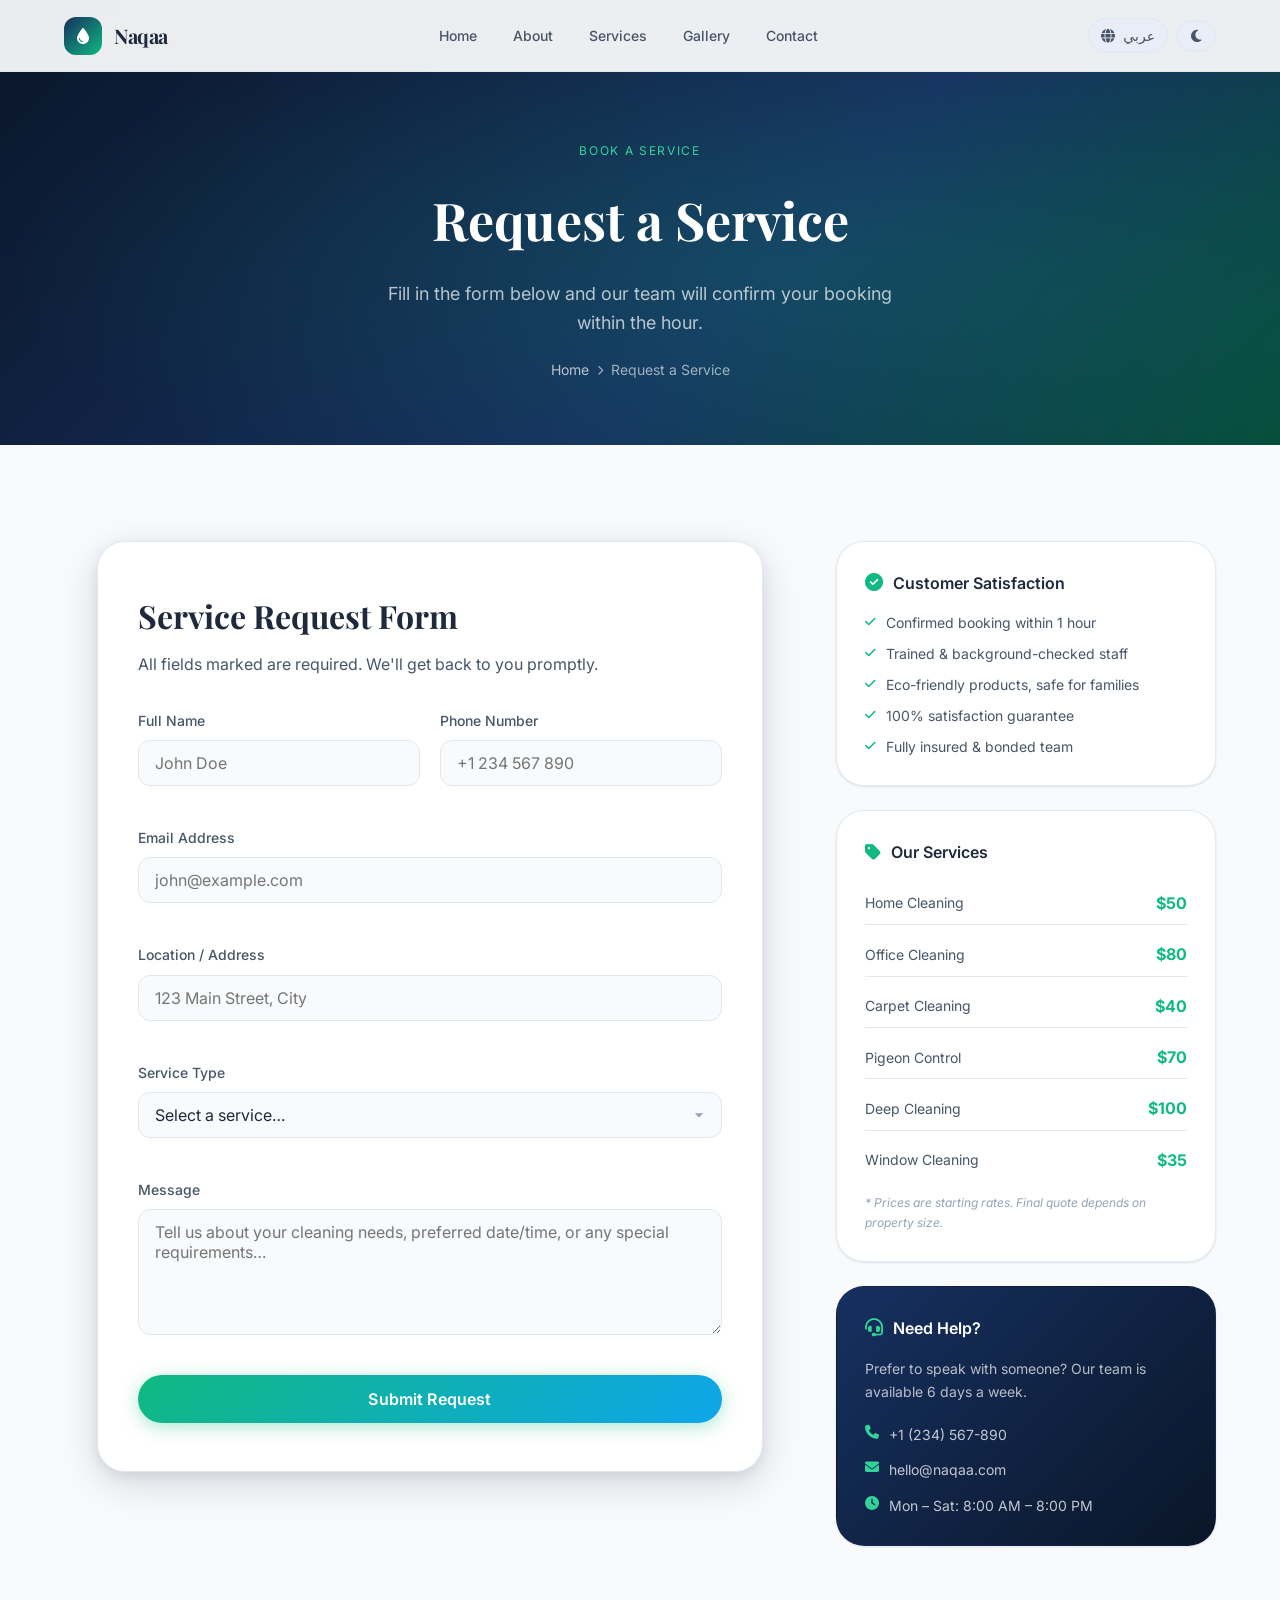
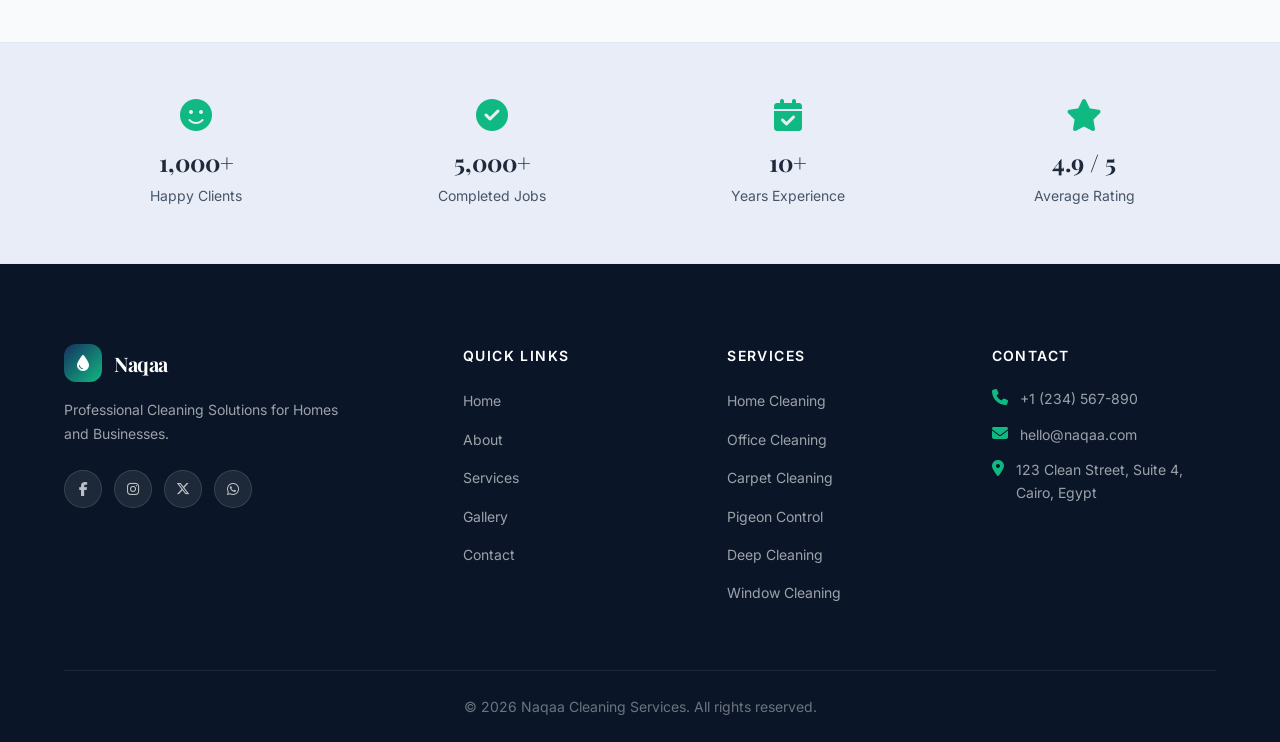
<file: request-service.html>
<!DOCTYPE html>
<html lang="en" dir="ltr" data-theme="light">
<head>
  <meta charset="UTF-8" />
  <meta name="viewport" content="width=device-width, initial-scale=1.0" />
  <meta name="description" content="Request a cleaning service from Naqaa Cleaning Services. Book home, office, carpet, deep cleaning and more." />
  <meta name="keywords" content="request cleaning service, book cleaning, home cleaning booking, office cleaning" />
  <meta name="author" content="Naqaa Cleaning Services" />

  <!-- Open Graph -->
  <meta property="og:title" content="Request a Service – Naqaa Cleaning Services" />
  <meta property="og:description" content="Book your professional cleaning service online. Fast confirmation." />
  <meta property="og:type" content="website" />

  <title>Request a Service – Naqaa Cleaning Services</title>

  <!-- Google Fonts -->
  <link rel="preconnect" href="https://fonts.googleapis.com" />
  <link rel="preconnect" href="https://fonts.gstatic.com" crossorigin />
  <link href="https://fonts.googleapis.com/css2?family=Inter:wght@300;400;500;600;700;800&family=Playfair+Display:wght@600;700&display=swap" rel="stylesheet" />

  <!-- Font Awesome -->
  <link rel="stylesheet" href="https://cdnjs.cloudflare.com/ajax/libs/font-awesome/6.5.0/css/all.min.css" />

  <!-- Main Stylesheet -->
  <link rel="stylesheet" href="style.css" />
</head>
<body>

  <!-- ============================================================
       NAVIGATION BAR (identical to index.html)
  ============================================================ -->
  <header class="navbar" id="navbar" role="banner">
    <div class="nav-container">

      <!-- Logo -->
      <a href="index.html" class="nav-logo" aria-label="Naqaa Home">
        <span class="logo-icon"><i class="fas fa-droplet"></i></span>
        <span class="logo-text" data-i18n="brand">Naqaa</span>
      </a>

      <!-- Desktop Navigation Links -->
      <nav class="nav-links" id="navLinks" role="navigation" aria-label="Main navigation">
        <a href="index.html#home"     class="nav-link" data-i18n="nav_home">Home</a>
        <a href="index.html#about"    class="nav-link" data-i18n="nav_about">About</a>
        <a href="index.html#services" class="nav-link" data-i18n="nav_services">Services</a>
        <a href="index.html#gallery"  class="nav-link" data-i18n="nav_gallery">Gallery</a>
        <a href="index.html#contact"  class="nav-link" data-i18n="nav_contact">Contact</a>
      </nav>

      <!-- Controls -->
      <div class="nav-controls">
        <button class="ctrl-btn lang-btn" id="langToggle" aria-label="Switch language">
          <i class="fas fa-globe"></i>
          <span id="langLabel">عربي</span>
        </button>
        <button class="ctrl-btn theme-btn" id="themeToggle" aria-label="Toggle dark mode">
          <i class="fas fa-moon" id="themeIcon"></i>
        </button>
        <button class="hamburger" id="hamburger" aria-label="Open menu" aria-expanded="false">
          <span></span><span></span><span></span>
        </button>
      </div>

    </div>
  </header>

  <!-- ============================================================
       PAGE HERO
  ============================================================ -->
  <section class="page-hero" aria-label="Page hero">
    <div class="container page-hero__content">
      <span class="page-hero__eyebrow" data-i18n="req_eyebrow">Book a Service</span>
      <h1 class="page-hero__title" data-i18n="req_title">Request a Service</h1>
      <p class="page-hero__desc" data-i18n="req_desc">
        Fill in the form below and our team will confirm your booking within the hour.
      </p>
      <!-- Breadcrumb -->
      <nav class="breadcrumb" aria-label="Breadcrumb">
        <a href="index.html" data-i18n="nav_home">Home</a>
        <i class="fas fa-chevron-right" aria-hidden="true"></i>
        <span data-i18n="req_title">Request a Service</span>
      </nav>
    </div>
  </section>

  <!-- ============================================================
       MAIN CONTENT – Service Request Form + Info Cards
  ============================================================ -->
  <main class="request-section" id="main-content" aria-label="Service request">
    <div class="container">
      <div class="request-layout">

        <!-- ---- LEFT: Form Card ---- -->
        <div class="request-card reveal">
          <h2 class="request-card__title" data-i18n="req_card_title">Service Request Form</h2>
          <p class="request-card__sub" data-i18n="req_card_sub">
            All fields are required. We'll get back to you promptly.
          </p>

          <form class="contact-form" id="requestForm" novalidate aria-label="Service request form">

            <!-- Row: Name + Phone -->
            <div class="form-row">
              <div class="form-group">
                <label for="req-name" data-i18n="form_name">Full Name</label>
                <input
                  type="text"
                  id="req-name"
                  name="name"
                  autocomplete="name"
                  placeholder="John Doe"
                  required
                  aria-required="true"
                  aria-describedby="req-name-err"
                />
                <span class="form-error" id="req-name-err" role="alert"></span>
              </div>

              <div class="form-group">
                <label for="req-phone" data-i18n="form_phone">Phone Number</label>
                <input
                  type="tel"
                  id="req-phone"
                  name="phone"
                  autocomplete="tel"
                  placeholder="+1 234 567 890"
                  required
                  aria-required="true"
                  aria-describedby="req-phone-err"
                />
                <span class="form-error" id="req-phone-err" role="alert"></span>
              </div>
            </div>

            <!-- Email -->
            <div class="form-group">
              <label for="req-email" data-i18n="form_email">Email Address</label>
              <input
                type="email"
                id="req-email"
                name="email"
                autocomplete="email"
                placeholder="john@example.com"
                required
                aria-required="true"
                aria-describedby="req-email-err"
              />
              <span class="form-error" id="req-email-err" role="alert"></span>
            </div>

            <!-- Location -->
            <div class="form-group">
              <label for="req-location" data-i18n="form_location">Location / Address</label>
              <input
                type="text"
                id="req-location"
                name="location"
                autocomplete="street-address"
                placeholder="123 Main Street, City"
                required
                aria-required="true"
                aria-describedby="req-location-err"
              />
              <span class="form-error" id="req-location-err" role="alert"></span>
            </div>

            <!-- Service Select -->
            <div class="form-group">
              <label for="req-service" data-i18n="form_service">Service Type</label>
              <select
                id="req-service"
                name="service"
                required
                aria-required="true"
                aria-describedby="req-service-err"
              >
                <option value="" data-i18n="form_service_placeholder">Select a service…</option>
                <option value="Home Cleaning"   data-i18n="srv1_name">Home Cleaning</option>
                <option value="Office Cleaning" data-i18n="srv2_name">Office Cleaning</option>
                <option value="Carpet Cleaning" data-i18n="srv3_name">Carpet Cleaning</option>
                <option value="Pigeon Control"  data-i18n="srv4_name">Pigeon Control</option>
                <option value="Deep Cleaning"   data-i18n="srv5_name">Deep Cleaning</option>
                <option value="Window Cleaning" data-i18n="srv6_name">Window Cleaning</option>
              </select>
              <span class="form-error" id="req-service-err" role="alert"></span>
            </div>

            <!-- Message -->
            <div class="form-group">
              <label for="req-message" data-i18n="form_message">Message</label>
              <textarea
                id="req-message"
                name="message"
                rows="5"
                placeholder="Tell us about your cleaning needs, preferred date/time, or any special requirements…"
                required
                aria-required="true"
                aria-describedby="req-message-err"
              ></textarea>
              <span class="form-error" id="req-message-err" role="alert"></span>
            </div>

            <!-- Submit -->
            <button type="submit" class="btn btn--primary btn--full" data-i18n="form_submit_request">
              Submit Request
            </button>

            <!-- Success Message -->
            <div class="form-success" id="req-success" hidden role="alert" aria-live="polite">
              <i class="fas fa-circle-check"></i>
              <span data-i18n="form_success_request">
                Request submitted! We'll confirm your booking within the hour.
              </span>
            </div>

          </form>
        </div><!-- /request-card -->

        <!-- ---- RIGHT: Info Sidebar ---- -->
        <aside class="request-sidebar" aria-label="Booking information">

          <!-- Why Book With Us -->
          <div class="sidebar-card reveal">
            <h3 class="sidebar-card__title">
              <i class="fas fa-circle-check" aria-hidden="true"></i>
              <span data-i18n="ab5_title">Customer Satisfaction</span>
            </h3>
            <ul class="sidebar-card__list">
              <li>
                <i class="fas fa-check" aria-hidden="true"></i>
                <span data-i18n="sidebar_li1">Confirmed booking within 1 hour</span>
              </li>
              <li>
                <i class="fas fa-check" aria-hidden="true"></i>
                <span data-i18n="sidebar_li2">Trained & background-checked staff</span>
              </li>
              <li>
                <i class="fas fa-check" aria-hidden="true"></i>
                <span data-i18n="sidebar_li3">Eco-friendly products, safe for families</span>
              </li>
              <li>
                <i class="fas fa-check" aria-hidden="true"></i>
                <span data-i18n="sidebar_li4">100% satisfaction guarantee</span>
              </li>
              <li>
                <i class="fas fa-check" aria-hidden="true"></i>
                <span data-i18n="sidebar_li5">Fully insured & bonded team</span>
              </li>
            </ul>
          </div>

          <!-- Services & Prices -->
          <div class="sidebar-card reveal">
            <h3 class="sidebar-card__title">
              <i class="fas fa-tag" aria-hidden="true"></i>
              <span data-i18n="srv_title">Our Services</span>
            </h3>
            <ul class="price-list">
              <li>
                <span data-i18n="srv1_name">Home Cleaning</span>
                <strong>$50</strong>
              </li>
              <li>
                <span data-i18n="srv2_name">Office Cleaning</span>
                <strong>$80</strong>
              </li>
              <li>
                <span data-i18n="srv3_name">Carpet Cleaning</span>
                <strong>$40</strong>
              </li>
              <li>
                <span data-i18n="srv4_name">Pigeon Control</span>
                <strong>$70</strong>
              </li>
              <li>
                <span data-i18n="srv5_name">Deep Cleaning</span>
                <strong>$100</strong>
              </li>
              <li>
                <span data-i18n="srv6_name">Window Cleaning</span>
                <strong>$35</strong>
              </li>
            </ul>
            <p class="price-note" data-i18n="price_note">
              * Prices are starting rates. Final quote depends on property size.
            </p>
          </div>

          <!-- Contact Info -->
          <div class="sidebar-card sidebar-card--accent reveal">
            <h3 class="sidebar-card__title sidebar-card__title--white">
              <i class="fas fa-headset" aria-hidden="true"></i>
              <span data-i18n="sidebar_need_help">Need Help?</span>
            </h3>
            <p class="sidebar-card__desc" data-i18n="sidebar_help_desc">
              Prefer to speak with someone? Our team is available 6 days a week.
            </p>
            <ul class="sidebar-contact">
              <li>
                <i class="fas fa-phone" aria-hidden="true"></i>
                <a href="tel:+1234567890">+1 (234) 567-890</a>
              </li>
              <li>
                <i class="fas fa-envelope" aria-hidden="true"></i>
                <a href="mailto:hello@naqaa.com">hello@naqaa.com</a>
              </li>
              <li>
                <i class="fas fa-clock" aria-hidden="true"></i>
                <span data-i18n="con_hours">Mon – Sat: 8:00 AM – 8:00 PM</span>
              </li>
            </ul>
          </div>

        </aside><!-- /request-sidebar -->

      </div><!-- /request-layout -->
    </div>
  </main>

  <!-- ============================================================
       MINI STATS STRIP
  ============================================================ -->
  <section class="trust-strip" aria-label="Trust indicators">
    <div class="container">
      <div class="trust-strip__grid">

        <div class="trust-item reveal">
          <i class="fas fa-face-smile" aria-hidden="true"></i>
          <div>
            <strong>1,000+</strong>
            <span data-i18n="stat1">Happy Clients</span>
          </div>
        </div>

        <div class="trust-item reveal">
          <i class="fas fa-check-circle" aria-hidden="true"></i>
          <div>
            <strong>5,000+</strong>
            <span data-i18n="stat2">Completed Jobs</span>
          </div>
        </div>

        <div class="trust-item reveal">
          <i class="fas fa-calendar-check" aria-hidden="true"></i>
          <div>
            <strong>10+</strong>
            <span data-i18n="stat3">Years Experience</span>
          </div>
        </div>

        <div class="trust-item reveal">
          <i class="fas fa-star" aria-hidden="true"></i>
          <div>
            <strong>4.9 / 5</strong>
            <span data-i18n="trust_rating">Average Rating</span>
          </div>
        </div>

      </div>
    </div>
  </section>

  <!-- ============================================================
       FOOTER
  ============================================================ -->
  <footer class="footer" role="contentinfo">
    <div class="container">
      <div class="footer-grid">

        <!-- Brand -->
        <div class="footer-col footer-col--brand">
          <a href="index.html" class="nav-logo footer-logo" aria-label="Naqaa Home">
            <span class="logo-icon"><i class="fas fa-droplet"></i></span>
            <span class="logo-text" data-i18n="brand">Naqaa</span>
          </a>
          <p class="footer-tagline" data-i18n="footer_tagline">
            Professional Cleaning Solutions for Homes and Businesses.
          </p>
          <div class="footer-social">
            <a href="#" aria-label="Facebook"><i class="fab fa-facebook-f"></i></a>
            <a href="#" aria-label="Instagram"><i class="fab fa-instagram"></i></a>
            <a href="#" aria-label="Twitter / X"><i class="fab fa-x-twitter"></i></a>
            <a href="#" aria-label="WhatsApp"><i class="fab fa-whatsapp"></i></a>
          </div>
        </div>

        <!-- Quick Links -->
        <div class="footer-col">
          <h4 class="footer-col__heading" data-i18n="footer_quick">Quick Links</h4>
          <ul class="footer-col__list">
            <li><a href="index.html#home"     data-i18n="nav_home">Home</a></li>
            <li><a href="index.html#about"    data-i18n="nav_about">About</a></li>
            <li><a href="index.html#services" data-i18n="nav_services">Services</a></li>
            <li><a href="index.html#gallery"  data-i18n="nav_gallery">Gallery</a></li>
            <li><a href="index.html#contact"  data-i18n="nav_contact">Contact</a></li>
          </ul>
        </div>

        <!-- Services -->
        <div class="footer-col">
          <h4 class="footer-col__heading" data-i18n="nav_services">Services</h4>
          <ul class="footer-col__list">
            <li><a href="request-service.html?service=Home+Cleaning"   data-i18n="srv1_name">Home Cleaning</a></li>
            <li><a href="request-service.html?service=Office+Cleaning" data-i18n="srv2_name">Office Cleaning</a></li>
            <li><a href="request-service.html?service=Carpet+Cleaning" data-i18n="srv3_name">Carpet Cleaning</a></li>
            <li><a href="request-service.html?service=Pigeon+Control"  data-i18n="srv4_name">Pigeon Control</a></li>
            <li><a href="request-service.html?service=Deep+Cleaning"   data-i18n="srv5_name">Deep Cleaning</a></li>
            <li><a href="request-service.html?service=Window+Cleaning" data-i18n="srv6_name">Window Cleaning</a></li>
          </ul>
        </div>

        <!-- Contact -->
        <div class="footer-col">
          <h4 class="footer-col__heading" data-i18n="nav_contact">Contact</h4>
          <ul class="footer-col__list footer-col__list--contact">
            <li>
              <i class="fas fa-phone" aria-hidden="true"></i>
              <a href="tel:+1234567890">+1 (234) 567-890</a>
            </li>
            <li>
              <i class="fas fa-envelope" aria-hidden="true"></i>
              <a href="mailto:hello@naqaa.com">hello@naqaa.com</a>
            </li>
            <li>
              <i class="fas fa-location-dot" aria-hidden="true"></i>
              <span data-i18n="con_address">123 Clean Street, Cairo, Egypt</span>
            </li>
          </ul>
        </div>

      </div><!-- /footer-grid -->

      <div class="footer-bottom">
        <p>
          &copy; <span id="footerYear"></span>
          <span data-i18n="brand">Naqaa</span>
          <span data-i18n="footer_copy">Cleaning Services. All rights reserved.</span>
        </p>
      </div>

    </div>
  </footer>

  <!-- Back to Top -->
  <button class="back-to-top" id="backToTop" aria-label="Back to top" hidden>
    <i class="fas fa-chevron-up"></i>
  </button>

  <!-- Page-specific styles (injected inline to keep style.css clean) -->
  <style>
    /* ---- Breadcrumb ---- */
    .breadcrumb {
      display: flex;
      align-items: center;
      gap: 0.5rem;
      justify-content: center;
      margin-top: 1.25rem;
      font-size: 0.875rem;
      color: rgba(255,255,255,0.60);
    }
    .breadcrumb a {
      color: rgba(255,255,255,0.70);
      transition: color 0.2s;
    }
    .breadcrumb a:hover { color: var(--clr-green-400); }
    .breadcrumb i { font-size: 0.625rem; }
    [dir="rtl"] .breadcrumb i { transform: scaleX(-1); }

    /* ---- Request Layout (form + sidebar) ---- */
    .request-layout {
      display: grid;
      grid-template-columns: 1fr 380px;
      gap: 2.5rem;
      align-items: start;
    }

    /* ---- Sidebar Cards ---- */
    .request-sidebar {
      display: flex;
      flex-direction: column;
      gap: 1.5rem;
      position: sticky;
      top: calc(var(--nav-h) + 1.5rem);
    }

    .sidebar-card {
      background: var(--bg-card);
      border: 1px solid var(--border);
      border-radius: var(--radius-xl);
      padding: 1.75rem;
      box-shadow: var(--shadow-sm);
    }
    .sidebar-card--accent {
      background: linear-gradient(135deg, var(--clr-blue-700), var(--clr-blue-900));
      border-color: transparent;
      color: rgba(255,255,255,0.85);
    }

    .sidebar-card__title {
      display: flex;
      align-items: center;
      gap: 0.625rem;
      font-size: 1rem;
      font-weight: 600;
      color: var(--text-primary);
      margin-bottom: 1rem;
    }
    .sidebar-card__title i { color: var(--clr-green-500); font-size: 1.125rem; }
    .sidebar-card__title--white,
    .sidebar-card--accent .sidebar-card__title { color: var(--clr-white); }
    .sidebar-card--accent .sidebar-card__title i { color: var(--clr-green-400); }

    .sidebar-card__list {
      display: flex;
      flex-direction: column;
      gap: 0.625rem;
    }
    .sidebar-card__list li {
      display: flex;
      align-items: flex-start;
      gap: 0.625rem;
      font-size: 0.875rem;
      color: var(--text-secondary);
      line-height: 1.5;
    }
    .sidebar-card__list li i {
      color: var(--clr-green-500);
      font-size: 0.75rem;
      margin-top: 4px;
      flex-shrink: 0;
    }

    .sidebar-card__desc {
      font-size: 0.875rem;
      color: rgba(255,255,255,0.70);
      line-height: 1.65;
      margin-bottom: 1.25rem;
    }

    /* Price list */
    .price-list {
      display: flex;
      flex-direction: column;
      gap: 0.5rem;
    }
    .price-list li {
      display: flex;
      justify-content: space-between;
      align-items: center;
      font-size: 0.875rem;
      padding: 0.5rem 0;
      border-bottom: 1px solid var(--border);
      color: var(--text-secondary);
    }
    .price-list li:last-child { border-bottom: none; }
    .price-list li strong {
      color: var(--clr-green-500);
      font-size: 1rem;
      font-weight: 700;
    }
    .price-note {
      font-size: 0.75rem;
      color: var(--text-muted);
      margin-top: 0.75rem;
      font-style: italic;
    }

    /* Sidebar contact */
    .sidebar-contact {
      display: flex;
      flex-direction: column;
      gap: 0.75rem;
    }
    .sidebar-contact li {
      display: flex;
      align-items: flex-start;
      gap: 0.625rem;
      font-size: 0.875rem;
      color: rgba(255,255,255,0.75);
    }
    .sidebar-contact li i { color: var(--clr-green-400); flex-shrink: 0; margin-top: 2px; }
    .sidebar-contact li a {
      color: inherit;
      transition: color 0.2s;
    }
    .sidebar-contact li a:hover { color: var(--clr-green-400); }

    /* ---- Trust Strip ---- */
    .trust-strip {
      background: var(--bg-section-alt);
      padding-block: 3.5rem;
      border-top: 1px solid var(--border);
      border-bottom: 1px solid var(--border);
    }
    .trust-strip__grid {
      display: grid;
      grid-template-columns: repeat(4, 1fr);
      gap: 2rem;
      text-align: center;
    }
    .trust-item {
      display: flex;
      flex-direction: column;
      align-items: center;
      gap: 0.75rem;
    }
    .trust-item i {
      font-size: 2rem;
      color: var(--clr-green-500);
    }
    .trust-item div {
      display: flex;
      flex-direction: column;
      gap: 0.125rem;
    }
    .trust-item strong {
      font-size: 1.5rem;
      font-weight: 700;
      color: var(--text-primary);
      font-family: var(--ff-display);
    }
    .trust-item span {
      font-size: 0.875rem;
      color: var(--text-secondary);
    }

    /* ---- Responsive ---- */
    @media (max-width: 1024px) {
      .request-layout {
        grid-template-columns: 1fr;
      }
      .request-sidebar {
        position: static;
        display: grid;
        grid-template-columns: 1fr 1fr;
        gap: 1.25rem;
      }
      .sidebar-card--accent {
        grid-column: 1 / -1;
      }
      .trust-strip__grid {
        grid-template-columns: repeat(2, 1fr);
      }
    }

    @media (max-width: 640px) {
      .request-sidebar {
        grid-template-columns: 1fr;
      }
      .trust-strip__grid {
        grid-template-columns: 1fr 1fr;
        gap: 1.25rem;
      }
    }
  </style>

  <!-- Main JS -->
  <script src="script.js"></script>

  <!-- Page-specific: add sidebar translation keys -->
  <script>
    /* Extend translations with request-page-only keys */
    if (typeof TRANSLATIONS !== 'undefined') {
      TRANSLATIONS.en.sidebar_li1       = 'Confirmed booking within 1 hour';
      TRANSLATIONS.en.sidebar_li2       = 'Trained & background-checked staff';
      TRANSLATIONS.en.sidebar_li3       = 'Eco-friendly products, safe for families';
      TRANSLATIONS.en.sidebar_li4       = '100% satisfaction guarantee';
      TRANSLATIONS.en.sidebar_li5       = 'Fully insured & bonded team';
      TRANSLATIONS.en.sidebar_need_help = 'Need Help?';
      TRANSLATIONS.en.sidebar_help_desc = 'Prefer to speak with someone? Our team is available 6 days a week.';
      TRANSLATIONS.en.price_note        = '* Prices are starting rates. Final quote depends on property size.';
      TRANSLATIONS.en.trust_rating      = 'Average Rating';

      TRANSLATIONS.ar.sidebar_li1       = 'تأكيد الحجز خلال ساعة واحدة';
      TRANSLATIONS.ar.sidebar_li2       = 'موظفون مدربون وخاضعون للتحقق';
      TRANSLATIONS.ar.sidebar_li3       = 'منتجات صديقة للبيئة وآمنة للعائلات';
      TRANSLATIONS.ar.sidebar_li4       = 'ضمان الرضا 100٪';
      TRANSLATIONS.ar.sidebar_li5       = 'فريق مؤمن ومكفول بالكامل';
      TRANSLATIONS.ar.sidebar_need_help = 'تحتاج مساعدة؟';
      TRANSLATIONS.ar.sidebar_help_desc = 'تفضل التحدث مع شخص؟ فريقنا متاح 6 أيام في الأسبوع.';
      TRANSLATIONS.ar.price_note        = '* الأسعار تبدأ من هذه القيم. يعتمد السعر النهائي على حجم العقار.';
      TRANSLATIONS.ar.trust_rating      = 'متوسط التقييم';
    }
  </script>

</body>
</html>
</file>
<file: style.css>
/* ============================================================
   NAQAA CLEANING SERVICES – style.css
   Design: Deep Blue × Emerald Green × White × Soft Gray
   Typography: Inter (body/UI) + Playfair Display (display)
   ============================================================ */

/* ============================================================
   1. CSS CUSTOM PROPERTIES (Design Tokens)
   ============================================================ */
:root {
  /* ---------- Brand Palette ---------- */
  --clr-blue-900:  #0A1628;   /* deepest navy – hero overlay, dark bg */
  --clr-blue-800:  #0F2044;   /* dark navy – footer, dark sections */
  --clr-blue-700:  #163060;   /* primary blue – headers, accents */
  --clr-blue-600:  #1D3D7A;   /* mid blue – hover states */
  --clr-blue-100:  #E8EDF7;   /* very light blue tint – cards light bg */
  --clr-green-500: #10B981;   /* emerald – CTA, highlights */
  --clr-green-400: #34D399;   /* emerald hover */
  --clr-green-900: #064E3B;   /* deep green – dark badge */
  --clr-white:     #FFFFFF;
  --clr-gray-50:   #F8FAFC;
  --clr-gray-100:  #F1F5F9;
  --clr-gray-200:  #E2E8F0;
  --clr-gray-400:  #94A3B8;
  --clr-gray-600:  #475569;
  --clr-gray-800:  #1E293B;
  --clr-gold:      #F59E0B;   /* stars */

  /* ---------- Semantic Tokens (Light Mode) ---------- */
  --bg-page:       var(--clr-gray-50);
  --bg-card:       var(--clr-white);
  --bg-nav:        rgba(255,255,255,0.92);
  --bg-section-alt: var(--clr-blue-100);
  --text-primary:  var(--clr-gray-800);
  --text-secondary:var(--clr-gray-600);
  --text-muted:    var(--clr-gray-400);
  --border:        var(--clr-gray-200);
  --shadow-sm:     0 1px 3px rgba(10,22,40,0.08), 0 1px 2px rgba(10,22,40,0.04);
  --shadow-md:     0 4px 16px rgba(10,22,40,0.10), 0 2px 6px rgba(10,22,40,0.06);
  --shadow-lg:     0 12px 40px rgba(10,22,40,0.14), 0 4px 12px rgba(10,22,40,0.08);
  --shadow-xl:     0 24px 64px rgba(10,22,40,0.18);

  /* ---------- Typography ---------- */
  --ff-display: 'Playfair Display', Georgia, serif;
  --ff-body:    'Inter', system-ui, -apple-system, sans-serif;
  --fw-light:  300;
  --fw-normal: 400;
  --fw-medium: 500;
  --fw-semi:   600;
  --fw-bold:   700;
  --fw-black:  800;

  /* Type Scale */
  --fs-xs:   0.75rem;    /* 12px */
  --fs-sm:   0.875rem;   /* 14px */
  --fs-base: 1rem;       /* 16px */
  --fs-lg:   1.125rem;   /* 18px */
  --fs-xl:   1.25rem;    /* 20px */
  --fs-2xl:  1.5rem;     /* 24px */
  --fs-3xl:  2rem;       /* 32px */
  --fs-4xl:  2.5rem;     /* 40px */
  --fs-5xl:  3.25rem;    /* 52px */
  --fs-6xl:  4rem;       /* 64px */

  /* ---------- Spacing ---------- */
  --space-1:  0.25rem;
  --space-2:  0.5rem;
  --space-3:  0.75rem;
  --space-4:  1rem;
  --space-5:  1.25rem;
  --space-6:  1.5rem;
  --space-8:  2rem;
  --space-10: 2.5rem;
  --space-12: 3rem;
  --space-16: 4rem;
  --space-20: 5rem;
  --space-24: 6rem;

  /* ---------- Layout ---------- */
  --max-w:       1200px;
  --nav-h:       72px;
  --radius-sm:   6px;
  --radius-md:   12px;
  --radius-lg:   20px;
  --radius-xl:   28px;
  --radius-full: 9999px;

  /* ---------- Transitions ---------- */
  --transition-fast:   150ms ease;
  --transition-base:   250ms ease;
  --transition-slow:   400ms cubic-bezier(0.4,0,0.2,1);
}

/* ---- Dark Mode Tokens ---- */
[data-theme="dark"] {
  --bg-page:        var(--clr-blue-900);
  --bg-card:        var(--clr-blue-800);
  --bg-nav:         rgba(10,22,40,0.95);
  --bg-section-alt: #111E35;
  --text-primary:   #E8EDF7;
  --text-secondary: #94A3B8;
  --text-muted:     #64748B;
  --border:         rgba(255,255,255,0.08);
  --shadow-sm:      0 1px 3px rgba(0,0,0,0.3);
  --shadow-md:      0 4px 16px rgba(0,0,0,0.4);
  --shadow-lg:      0 12px 40px rgba(0,0,0,0.5);
  --shadow-xl:      0 24px 64px rgba(0,0,0,0.6);
}

/* ============================================================
   2. RESET & BASE
   ============================================================ */
*, *::before, *::after {
  box-sizing: border-box;
  margin: 0;
  padding: 0;
}

html {
  scroll-behavior: smooth;
  font-size: 16px;
  -webkit-text-size-adjust: 100%;
}

body {
  font-family: var(--ff-body);
  font-size: var(--fs-base);
  font-weight: var(--fw-normal);
  line-height: 1.65;
  color: var(--text-primary);
  background-color: var(--bg-page);
  transition: background-color var(--transition-slow), color var(--transition-slow);
  overflow-x: hidden;
}

/* RTL support */
[dir="rtl"] { font-family: 'Inter', 'Segoe UI', Tahoma, sans-serif; }

img, video { max-width: 100%; height: auto; display: block; }
a { color: inherit; text-decoration: none; }
ul, ol { list-style: none; }
button { cursor: pointer; border: none; background: none; font-family: inherit; }
input, textarea, select {
  font-family: inherit;
  font-size: var(--fs-base);
}
:focus-visible {
  outline: 3px solid var(--clr-green-500);
  outline-offset: 3px;
  border-radius: var(--radius-sm);
}

/* Reduced motion */
@media (prefers-reduced-motion: reduce) {
  *, *::before, *::after {
    animation-duration: 0.01ms !important;
    transition-duration: 0.01ms !important;
    scroll-behavior: auto !important;
  }
}

/* ============================================================
   3. UTILITY CLASSES
   ============================================================ */
.container {
  width: 100%;
  max-width: var(--max-w);
  margin-inline: auto;
  padding-inline: var(--space-6);
}

.section {
  padding-block: var(--space-24);
}

/* Section header reused across multiple sections */
.section-header {
  text-align: center;
  max-width: 640px;
  margin-inline: auto;
  margin-bottom: var(--space-16);
}
[dir="rtl"] .section-header { text-align: center; }

.section-eyebrow {
  display: inline-block;
  font-size: var(--fs-xs);
  font-weight: var(--fw-semi);
  letter-spacing: 0.14em;
  text-transform: uppercase;
  color: var(--clr-green-500);
  margin-bottom: var(--space-3);
}

.section-title {
  font-family: var(--ff-display);
  font-size: clamp(var(--fs-3xl), 4vw, var(--fs-4xl));
  font-weight: var(--fw-bold);
  color: var(--text-primary);
  line-height: 1.2;
  margin-bottom: var(--space-4);
}

.section-desc {
  font-size: var(--fs-lg);
  color: var(--text-secondary);
  line-height: 1.7;
}

/* ============================================================
   4. BUTTONS
   ============================================================ */
.btn {
  display: inline-flex;
  align-items: center;
  gap: var(--space-2);
  padding: 0.875rem 2rem;
  border-radius: var(--radius-full);
  font-size: var(--fs-base);
  font-weight: var(--fw-semi);
  letter-spacing: 0.01em;
  transition: transform var(--transition-base), box-shadow var(--transition-base),
              background-color var(--transition-base), color var(--transition-base),
              border-color var(--transition-base);
  white-space: nowrap;
  text-align: center;
  justify-content: center;
}
.btn:hover  { transform: translateY(-2px); }
.btn:active { transform: translateY(0); }

.btn--primary {
  background: linear-gradient(135deg, var(--clr-green-500), #0EA5E9);
  color: var(--clr-white);
  box-shadow: 0 4px 18px rgba(16,185,129,0.35);
}
.btn--primary:hover {
  background: linear-gradient(135deg, var(--clr-green-400), #38BDF8);
  box-shadow: 0 8px 28px rgba(16,185,129,0.45);
}

.btn--ghost {
  background: rgba(255,255,255,0.12);
  color: var(--clr-white);
  border: 2px solid rgba(255,255,255,0.45);
  backdrop-filter: blur(8px);
}
.btn--ghost:hover {
  background: rgba(255,255,255,0.22);
  border-color: var(--clr-white);
}

.btn--sm {
  padding: 0.55rem 1.2rem;
  font-size: var(--fs-sm);
}

.btn--full { width: 100%; }

/* ============================================================
   5. REVEAL ANIMATIONS (driven by JS IntersectionObserver)
   ============================================================ */
.reveal {
  opacity: 0;
  transform: translateY(28px);
  transition: opacity 0.6s cubic-bezier(0.4,0,0.2,1),
              transform 0.6s cubic-bezier(0.4,0,0.2,1);
}
.reveal.in-view {
  opacity: 1;
  transform: translateY(0);
}
/* Stagger children */
.reveal:nth-child(2)  { transition-delay: 0.08s; }
.reveal:nth-child(3)  { transition-delay: 0.16s; }
.reveal:nth-child(4)  { transition-delay: 0.24s; }
.reveal:nth-child(5)  { transition-delay: 0.32s; }
.reveal:nth-child(6)  { transition-delay: 0.40s; }
.reveal:nth-child(7)  { transition-delay: 0.48s; }
.reveal:nth-child(8)  { transition-delay: 0.56s; }

/* ============================================================
   6. NAVBAR
   ============================================================ */
.navbar {
  position: fixed;
  top: 0;
  inset-inline: 0;
  z-index: 900;
  height: var(--nav-h);
  background: var(--bg-nav);
  backdrop-filter: blur(16px);
  -webkit-backdrop-filter: blur(16px);
  border-bottom: 1px solid var(--border);
  transition: background var(--transition-slow),
              box-shadow var(--transition-base),
              border-color var(--transition-slow);
}
.navbar.scrolled {
  box-shadow: var(--shadow-md);
}

.nav-container {
  display: flex;
  align-items: center;
  justify-content: space-between;
  height: 100%;
  max-width: var(--max-w);
  margin-inline: auto;
  padding-inline: var(--space-6);
  gap: var(--space-6);
}

/* --- Logo --- */
.nav-logo {
  display: flex;
  align-items: center;
  gap: var(--space-3);
  flex-shrink: 0;
  text-decoration: none;
}
.logo-icon {
  width: 38px;
  height: 38px;
  border-radius: var(--radius-md);
  background: linear-gradient(135deg, var(--clr-blue-700), var(--clr-green-500));
  display: flex;
  align-items: center;
  justify-content: center;
  color: var(--clr-white);
  font-size: var(--fs-base);
  flex-shrink: 0;
}
.logo-text {
  font-family: var(--ff-display);
  font-size: var(--fs-xl);
  font-weight: var(--fw-bold);
  color: var(--text-primary);
  letter-spacing: -0.02em;
}

/* --- Desktop Nav Links --- */
.nav-links {
  display: flex;
  align-items: center;
  gap: var(--space-1);
  flex: 1;
  justify-content: center;
}
.nav-link {
  position: relative;
  padding: var(--space-2) var(--space-4);
  font-size: var(--fs-sm);
  font-weight: var(--fw-medium);
  color: var(--text-secondary);
  border-radius: var(--radius-full);
  transition: color var(--transition-fast), background var(--transition-fast);
}
.nav-link::after {
  content: '';
  position: absolute;
  bottom: 6px;
  inset-inline: var(--space-4);
  height: 2px;
  border-radius: var(--radius-full);
  background: var(--clr-green-500);
  transform: scaleX(0);
  transition: transform var(--transition-base);
}
.nav-link:hover,
.nav-link.active {
  color: var(--text-primary);
  background: var(--bg-section-alt);
}
.nav-link.active::after,
.nav-link:hover::after {
  transform: scaleX(1);
}

/* --- Controls (theme + lang + hamburger) --- */
.nav-controls {
  display: flex;
  align-items: center;
  gap: var(--space-2);
  flex-shrink: 0;
}
.ctrl-btn {
  display: flex;
  align-items: center;
  gap: var(--space-2);
  padding: var(--space-2) var(--space-3);
  border-radius: var(--radius-full);
  font-size: var(--fs-sm);
  font-weight: var(--fw-medium);
  color: var(--text-secondary);
  background: var(--bg-section-alt);
  border: 1px solid var(--border);
  transition: color var(--transition-fast), background var(--transition-fast),
              border-color var(--transition-fast), transform var(--transition-fast);
}
.ctrl-btn:hover {
  color: var(--text-primary);
  background: var(--bg-card);
  border-color: var(--clr-green-500);
  transform: translateY(-1px);
}
.theme-btn { min-width: 40px; justify-content: center; }

/* --- Hamburger --- */
.hamburger {
  display: none;
  flex-direction: column;
  gap: 5px;
  padding: var(--space-2);
  border-radius: var(--radius-sm);
  background: var(--bg-section-alt);
  border: 1px solid var(--border);
}
.hamburger span {
  display: block;
  width: 22px;
  height: 2px;
  border-radius: var(--radius-full);
  background: var(--text-primary);
  transition: transform var(--transition-base), opacity var(--transition-base);
}
.hamburger.open span:nth-child(1) { transform: translateY(7px) rotate(45deg); }
.hamburger.open span:nth-child(2) { opacity: 0; transform: scaleX(0); }
.hamburger.open span:nth-child(3) { transform: translateY(-7px) rotate(-45deg); }

/* Mobile nav open state */
@media (max-width: 900px) {
  .hamburger { display: flex; }

  .nav-links {
    position: fixed;
    inset-block: var(--nav-h) 0;
    inset-inline: 0;
    flex-direction: column;
    justify-content: center;
    align-items: center;
    gap: var(--space-2);
    background: var(--bg-nav);
    backdrop-filter: blur(20px);
    -webkit-backdrop-filter: blur(20px);
    border-top: 1px solid var(--border);
    transform: translateX(100%);
    transition: transform var(--transition-slow);
    z-index: 800;
  }
  [dir="rtl"] .nav-links { transform: translateX(-100%); }

  .nav-links.open {
    transform: translateX(0);
  }

  .nav-link {
    font-size: var(--fs-lg);
    padding: var(--space-3) var(--space-8);
    width: 100%;
    text-align: center;
    border-radius: var(--radius-md);
  }
}

/* ============================================================
   7. HERO SECTION
   ============================================================ */
.hero {
  position: relative;
  min-height: 100svh;
  display: flex;
  align-items: center;
  justify-content: center;
  text-align: center;
  padding-block: calc(var(--nav-h) + var(--space-16)) var(--space-20);
  padding-inline: var(--space-6);
  overflow: hidden;
  background:
    url('https://images.unsplash.com/photo-1581578731548-c64695cc6952?w=1600&auto=format&fit=crop')
    center center / cover no-repeat;
}

.hero-overlay {
  position: absolute;
  inset: 0;
  background: linear-gradient(
    160deg,
    rgba(10,22,40,0.88) 0%,
    rgba(15,32,68,0.80) 50%,
    rgba(10,185,129,0.18) 100%
  );
  z-index: 1;
}

/* Decorative glowing blobs */
.hero-blob {
  position: absolute;
  border-radius: var(--radius-full);
  filter: blur(80px);
  opacity: 0.18;
  pointer-events: none;
  z-index: 1;
  animation: blobFloat 10s ease-in-out infinite alternate;
}
.hero-blob--1 {
  width: 500px;
  height: 500px;
  background: var(--clr-green-500);
  top: -120px;
  inset-inline-end: -100px;
  animation-delay: 0s;
}
.hero-blob--2 {
  width: 380px;
  height: 380px;
  background: #0EA5E9;
  bottom: -80px;
  inset-inline-start: -80px;
  animation-delay: -4s;
}
@keyframes blobFloat {
  from { transform: translate(0, 0) scale(1); }
  to   { transform: translate(20px, 30px) scale(1.08); }
}

.hero-content {
  position: relative;
  z-index: 2;
  max-width: 760px;
}

.hero-eyebrow {
  display: inline-block;
  font-size: var(--fs-xs);
  font-weight: var(--fw-semi);
  letter-spacing: 0.16em;
  text-transform: uppercase;
  color: var(--clr-green-400);
  margin-bottom: var(--space-4);
  padding: var(--space-1) var(--space-4);
  border: 1px solid rgba(52,211,153,0.35);
  border-radius: var(--radius-full);
  backdrop-filter: blur(8px);
  background: rgba(52,211,153,0.08);
}

.hero-title {
  font-family: var(--ff-display);
  font-size: clamp(var(--fs-4xl), 7vw, var(--fs-6xl));
  font-weight: var(--fw-bold);
  color: var(--clr-white);
  line-height: 1.12;
  letter-spacing: -0.02em;
  margin-bottom: var(--space-4);
}

.hero-subtitle {
  font-size: clamp(var(--fs-lg), 2.5vw, var(--fs-2xl));
  font-weight: var(--fw-medium);
  color: var(--clr-green-400);
  margin-bottom: var(--space-5);
}

.hero-desc {
  font-size: var(--fs-lg);
  color: rgba(255,255,255,0.72);
  max-width: 540px;
  margin-inline: auto;
  line-height: 1.75;
  margin-bottom: var(--space-10);
}

.hero-actions {
  display: flex;
  flex-wrap: wrap;
  gap: var(--space-4);
  justify-content: center;
}

/* Scroll indicator */
.scroll-indicator {
  position: absolute;
  bottom: var(--space-8);
  left: 50%;
  transform: translateX(-50%);
  z-index: 2;
  width: 26px;
  height: 44px;
  border: 2px solid rgba(255,255,255,0.35);
  border-radius: var(--radius-full);
  display: flex;
  justify-content: center;
  padding-top: 7px;
}
.scroll-indicator__dot {
  width: 5px;
  height: 10px;
  border-radius: var(--radius-full);
  background: var(--clr-white);
  animation: scrollBounce 1.8s ease-in-out infinite;
}
@keyframes scrollBounce {
  0%,100% { transform: translateY(0); opacity: 1; }
  60%      { transform: translateY(10px); opacity: 0.3; }
}

/* ============================================================
   8. ABOUT SECTION
   ============================================================ */
.about {
  background-color: var(--bg-page);
}

.about-grid {
  display: grid;
  grid-template-columns: repeat(auto-fill, minmax(260px, 1fr));
  gap: var(--space-6);
}

.about-card {
  background: var(--bg-card);
  border: 1px solid var(--border);
  border-radius: var(--radius-lg);
  padding: var(--space-8) var(--space-6);
  text-align: center;
  transition: transform var(--transition-slow), box-shadow var(--transition-slow),
              border-color var(--transition-slow);
  box-shadow: var(--shadow-sm);
}
.about-card:hover {
  transform: translateY(-6px);
  box-shadow: var(--shadow-lg);
  border-color: var(--clr-green-500);
}
.about-card--accent {
  background: linear-gradient(135deg, var(--clr-blue-700), var(--clr-blue-600));
  border-color: transparent;
  color: var(--clr-white);
}
.about-card--accent .about-card__icon { background: rgba(255,255,255,0.15); color: var(--clr-white); }
.about-card--accent .about-card__title { color: var(--clr-white); }
.about-card--accent .about-card__text  { color: rgba(255,255,255,0.80); }

.about-card__icon {
  width: 64px;
  height: 64px;
  border-radius: var(--radius-lg);
  background: linear-gradient(135deg, rgba(16,185,129,0.12), rgba(14,165,233,0.12));
  display: flex;
  align-items: center;
  justify-content: center;
  font-size: var(--fs-2xl);
  color: var(--clr-green-500);
  margin-inline: auto;
  margin-bottom: var(--space-5);
  transition: transform var(--transition-base);
}
.about-card:hover .about-card__icon { transform: scale(1.12) rotate(-4deg); }

.about-card__title {
  font-size: var(--fs-lg);
  font-weight: var(--fw-semi);
  color: var(--text-primary);
  margin-bottom: var(--space-3);
}
.about-card__text {
  font-size: var(--fs-sm);
  color: var(--text-secondary);
  line-height: 1.7;
}

/* ============================================================
   9. SERVICES SECTION
   ============================================================ */
.services {
  background-color: var(--bg-section-alt);
}

.services-grid {
  display: grid;
  grid-template-columns: repeat(auto-fill, minmax(320px, 1fr));
  gap: var(--space-8);
}

.service-card {
  background: var(--bg-card);
  border: 1px solid var(--border);
  border-radius: var(--radius-xl);
  overflow: hidden;
  box-shadow: var(--shadow-sm);
  transition: transform var(--transition-slow), box-shadow var(--transition-slow),
              border-color var(--transition-slow);
  display: flex;
  flex-direction: column;
}
.service-card:hover {
  transform: translateY(-8px);
  box-shadow: var(--shadow-xl);
  border-color: var(--clr-green-500);
}

.service-card__img-wrap {
  position: relative;
  aspect-ratio: 16/9;
  overflow: hidden;
}
.service-card__img {
  width: 100%;
  height: 100%;
  object-fit: cover;
  transition: transform 0.55s cubic-bezier(0.4,0,0.2,1);
}
.service-card:hover .service-card__img { transform: scale(1.08); }

.service-card__badge {
  position: absolute;
  top: var(--space-3);
  inset-inline-end: var(--space-3);
  padding: var(--space-1) var(--space-3);
  border-radius: var(--radius-full);
  font-size: var(--fs-xs);
  font-weight: var(--fw-semi);
  letter-spacing: 0.05em;
  text-transform: uppercase;
  background: var(--clr-blue-700);
  color: var(--clr-white);
}
.service-card__badge--green {
  background: var(--clr-green-500);
  color: var(--clr-white);
}

.service-card__body {
  padding: var(--space-6);
  flex: 1;
  display: flex;
  flex-direction: column;
  gap: var(--space-3);
}
.service-card__title {
  font-size: var(--fs-xl);
  font-weight: var(--fw-semi);
  color: var(--text-primary);
}
.service-card__desc {
  font-size: var(--fs-sm);
  color: var(--text-secondary);
  line-height: 1.7;
  flex: 1;
}
.service-card__footer {
  display: flex;
  align-items: center;
  justify-content: space-between;
  margin-top: var(--space-2);
  padding-top: var(--space-4);
  border-top: 1px solid var(--border);
}
.service-card__price {
  font-size: var(--fs-sm);
  color: var(--text-secondary);
}
.service-card__price strong {
  font-size: var(--fs-2xl);
  font-weight: var(--fw-bold);
  color: var(--clr-green-500);
}

/* ============================================================
   10. GALLERY SECTION
   ============================================================ */
.gallery {
  background-color: var(--bg-page);
  position: relative;
}

.gallery-grid {
  display: grid;
  grid-template-columns: repeat(auto-fill, minmax(440px, 1fr));
  gap: var(--space-6);
}

.gallery-item {
  position: relative;
  border-radius: var(--radius-xl);
  overflow: hidden;
  box-shadow: var(--shadow-md);
  background: var(--bg-card);
  display: grid;
  grid-template-columns: 1fr 1fr;
  aspect-ratio: 2/1;
  border: 1px solid var(--border);
  transition: box-shadow var(--transition-slow), transform var(--transition-slow);
}
.gallery-item:hover {
  box-shadow: var(--shadow-xl);
  transform: translateY(-4px);
}

.gallery-item__before-after {
  position: relative;
  overflow: hidden;
}
.gallery-item__before-after + .gallery-item__before-after {
  border-inline-start: 2px solid var(--clr-white);
}
.gallery-item__img {
  width: 100%;
  height: 100%;
  object-fit: cover;
  transition: transform 0.5s ease;
}
.gallery-item:hover .gallery-item__img { transform: scale(1.06); }

.gallery-label {
  position: absolute;
  top: var(--space-3);
  inset-inline-start: var(--space-3);
  padding: 2px var(--space-3);
  border-radius: var(--radius-full);
  font-size: var(--fs-xs);
  font-weight: var(--fw-semi);
  text-transform: uppercase;
  letter-spacing: 0.08em;
  z-index: 2;
  backdrop-filter: blur(8px);
}
.gallery-label--before {
  background: rgba(30,41,59,0.75);
  color: var(--clr-white);
}
.gallery-label--after {
  background: rgba(16,185,129,0.85);
  color: var(--clr-white);
}

.gallery-item__zoom {
  position: absolute;
  bottom: var(--space-3);
  inset-inline-end: var(--space-3);
  z-index: 3;
  width: 36px;
  height: 36px;
  border-radius: var(--radius-full);
  background: rgba(255,255,255,0.18);
  backdrop-filter: blur(8px);
  border: 1px solid rgba(255,255,255,0.35);
  color: var(--clr-white);
  font-size: var(--fs-base);
  display: flex;
  align-items: center;
  justify-content: center;
  transition: background var(--transition-fast), transform var(--transition-fast);
  opacity: 0;
  transform: scale(0.8);
}
.gallery-item:hover .gallery-item__zoom {
  opacity: 1;
  transform: scale(1);
}

/* Lightbox */
.lightbox {
  position: fixed;
  inset: 0;
  z-index: 9999;
  background: rgba(5,10,20,0.95);
  display: flex;
  align-items: center;
  justify-content: center;
  padding: var(--space-8);
  backdrop-filter: blur(8px);
  animation: fadeIn 0.25s ease;
}
.lightbox[hidden] { display: none; }

@keyframes fadeIn {
  from { opacity: 0; }
  to   { opacity: 1; }
}

.lightbox__img {
  max-width: 100%;
  max-height: 90svh;
  border-radius: var(--radius-lg);
  box-shadow: var(--shadow-xl);
  object-fit: contain;
  animation: zoomIn 0.3s cubic-bezier(0.4,0,0.2,1);
}
@keyframes zoomIn {
  from { transform: scale(0.88); opacity: 0; }
  to   { transform: scale(1);    opacity: 1; }
}

.lightbox__close {
  position: absolute;
  top: var(--space-6);
  inset-inline-end: var(--space-6);
  width: 44px;
  height: 44px;
  border-radius: var(--radius-full);
  background: rgba(255,255,255,0.12);
  border: 1px solid rgba(255,255,255,0.25);
  color: var(--clr-white);
  font-size: var(--fs-lg);
  display: flex;
  align-items: center;
  justify-content: center;
  transition: background var(--transition-fast), transform var(--transition-fast);
}
.lightbox__close:hover {
  background: rgba(255,255,255,0.22);
  transform: scale(1.1);
}

/* ============================================================
   11. STATISTICS SECTION
   ============================================================ */
.stats {
  position: relative;
  padding-block: var(--space-20);
  background:
    linear-gradient(135deg, rgba(15,32,68,0.96), rgba(6,78,59,0.90)),
    url('https://images.unsplash.com/photo-1581578731548-c64695cc6952?w=1200&auto=format&fit=crop')
    center / cover no-repeat;
  color: var(--clr-white);
  overflow: hidden;
}
.stats-overlay {
  position: absolute;
  inset: 0;
  background: radial-gradient(ellipse at 70% 50%, rgba(16,185,129,0.18) 0%, transparent 60%);
  pointer-events: none;
}

.stats-grid {
  position: relative;
  z-index: 1;
  display: grid;
  grid-template-columns: repeat(auto-fit, minmax(200px, 1fr));
  gap: var(--space-8);
  text-align: center;
}

.stat-item {
  display: flex;
  flex-direction: column;
  align-items: center;
  gap: var(--space-3);
  padding: var(--space-8) var(--space-4);
  border-radius: var(--radius-xl);
  background: rgba(255,255,255,0.07);
  border: 1px solid rgba(255,255,255,0.12);
  backdrop-filter: blur(10px);
  transition: transform var(--transition-slow), background var(--transition-slow);
}
.stat-item:hover {
  transform: translateY(-4px);
  background: rgba(255,255,255,0.12);
}

.stat-item__icon {
  font-size: var(--fs-3xl);
  color: var(--clr-green-400);
}

.stat-item__number {
  font-family: var(--ff-display);
  font-size: clamp(var(--fs-4xl), 5vw, var(--fs-5xl));
  font-weight: var(--fw-bold);
  color: var(--clr-white);
  line-height: 1;
}

.stat-item__label {
  font-size: var(--fs-base);
  font-weight: var(--fw-medium);
  color: rgba(255,255,255,0.70);
  letter-spacing: 0.02em;
}

/* ============================================================
   12. TESTIMONIALS SECTION
   ============================================================ */
.testimonials {
  background-color: var(--bg-section-alt);
  overflow: hidden;
}

.testimonials-slider {
  overflow: hidden;
  border-radius: var(--radius-xl);
  position: relative;
}
.testimonials-track {
  display: flex;
  gap: var(--space-6);
  transition: transform 0.5s cubic-bezier(0.4,0,0.2,1);
}

.testimonial-card {
  flex: 0 0 calc(50% - var(--space-3));
  background: var(--bg-card);
  border: 1px solid var(--border);
  border-radius: var(--radius-xl);
  padding: var(--space-8) var(--space-8);
  box-shadow: var(--shadow-sm);
  display: flex;
  flex-direction: column;
  gap: var(--space-5);
  transition: transform var(--transition-slow), box-shadow var(--transition-slow);
}
.testimonial-card:hover {
  transform: translateY(-4px);
  box-shadow: var(--shadow-md);
}

.testimonial-card__stars {
  display: flex;
  gap: var(--space-1);
  color: var(--clr-gold);
  font-size: var(--fs-base);
}

.testimonial-card__quote {
  font-size: var(--fs-lg);
  color: var(--text-primary);
  line-height: 1.75;
  font-style: italic;
  flex: 1;
  border-inline-start: 3px solid var(--clr-green-500);
  padding-inline-start: var(--space-5);
}
[dir="rtl"] .testimonial-card__quote {
  border-inline-start: none;
  border-inline-end: 3px solid var(--clr-green-500);
  padding-inline-start: 0;
  padding-inline-end: var(--space-5);
}

.testimonial-card__author {
  display: flex;
  align-items: center;
  gap: var(--space-4);
}
.testimonial-card__avatar {
  width: 52px;
  height: 52px;
  border-radius: var(--radius-full);
  object-fit: cover;
  border: 3px solid var(--clr-green-500);
  flex-shrink: 0;
}
.testimonial-card__name {
  display: block;
  font-weight: var(--fw-semi);
  color: var(--text-primary);
}
.testimonial-card__role {
  display: block;
  font-size: var(--fs-sm);
  color: var(--text-muted);
}

/* Slider Controls */
.testimonials-controls {
  display: flex;
  align-items: center;
  justify-content: center;
  gap: var(--space-5);
  margin-top: var(--space-8);
}
.slider-btn {
  width: 44px;
  height: 44px;
  border-radius: var(--radius-full);
  background: var(--bg-card);
  border: 1px solid var(--border);
  color: var(--text-primary);
  font-size: var(--fs-base);
  display: flex;
  align-items: center;
  justify-content: center;
  transition: background var(--transition-fast), border-color var(--transition-fast),
              color var(--transition-fast), transform var(--transition-fast);
  box-shadow: var(--shadow-sm);
}
.slider-btn:hover {
  background: var(--clr-green-500);
  border-color: var(--clr-green-500);
  color: var(--clr-white);
  transform: scale(1.08);
}
.slider-dots {
  display: flex;
  gap: var(--space-2);
}
.slider-dot {
  width: 8px;
  height: 8px;
  border-radius: var(--radius-full);
  background: var(--border);
  border: none;
  cursor: pointer;
  transition: background var(--transition-base), transform var(--transition-base), width var(--transition-base);
}
.slider-dot.active {
  background: var(--clr-green-500);
  width: 24px;
}

/* ============================================================
   13. CONTACT SECTION
   ============================================================ */
.contact {
  background-color: var(--bg-page);
}

.contact-layout {
  display: grid;
  grid-template-columns: 1fr 1.6fr;
  gap: var(--space-12);
  align-items: start;
}

/* Contact Info sidebar */
.contact-info {
  background: linear-gradient(155deg, var(--clr-blue-700), var(--clr-blue-900));
  border-radius: var(--radius-xl);
  padding: var(--space-10) var(--space-8);
  color: var(--clr-white);
  box-shadow: var(--shadow-lg);
  position: sticky;
  top: calc(var(--nav-h) + var(--space-6));
}

.contact-info__heading {
  font-family: var(--ff-display);
  font-size: var(--fs-2xl);
  font-weight: var(--fw-bold);
  margin-bottom: var(--space-6);
  color: var(--clr-white);
}

.contact-info__list {
  display: flex;
  flex-direction: column;
  gap: var(--space-5);
  margin-bottom: var(--space-8);
}
.contact-info__list li {
  display: flex;
  align-items: flex-start;
  gap: var(--space-4);
  font-size: var(--fs-sm);
  color: rgba(255,255,255,0.80);
  line-height: 1.6;
}
.contact-info__list li i {
  flex-shrink: 0;
  margin-top: 3px;
  color: var(--clr-green-400);
  font-size: var(--fs-lg);
}
.contact-info__list li a {
  color: inherit;
  transition: color var(--transition-fast);
}
.contact-info__list li a:hover { color: var(--clr-green-400); }

.contact-info__services h4 {
  font-size: var(--fs-sm);
  font-weight: var(--fw-semi);
  letter-spacing: 0.1em;
  text-transform: uppercase;
  color: var(--clr-green-400);
  margin-bottom: var(--space-4);
}
.contact-info__services ul {
  display: flex;
  flex-wrap: wrap;
  gap: var(--space-2);
}
.contact-info__services ul li {
  font-size: var(--fs-xs);
  padding: var(--space-1) var(--space-3);
  border-radius: var(--radius-full);
  background: rgba(255,255,255,0.10);
  border: 1px solid rgba(255,255,255,0.15);
  color: rgba(255,255,255,0.80);
}

/* Contact Form */
.contact-form-wrap {
  background: var(--bg-card);
  border: 1px solid var(--border);
  border-radius: var(--radius-xl);
  padding: var(--space-10) var(--space-8);
  box-shadow: var(--shadow-md);
}

/* Shared form styles (used by both contact & request-service) */
.form-row {
  display: grid;
  grid-template-columns: 1fr 1fr;
  gap: var(--space-5);
}

.form-group {
  display: flex;
  flex-direction: column;
  gap: var(--space-2);
  margin-bottom: var(--space-5);
}
.form-group:last-of-type { margin-bottom: 0; }

.form-group label {
  font-size: var(--fs-sm);
  font-weight: var(--fw-medium);
  color: var(--text-secondary);
}

.form-group input,
.form-group select,
.form-group textarea {
  width: 100%;
  padding: 0.75rem var(--space-4);
  border: 1.5px solid var(--border);
  border-radius: var(--radius-md);
  background: var(--bg-page);
  color: var(--text-primary);
  transition: border-color var(--transition-fast), box-shadow var(--transition-fast);
  outline: none;
  appearance: none;
}
.form-group select {
  background-image: url("data:image/svg+xml,%3Csvg xmlns='http://www.w3.org/2000/svg' viewBox='0 0 24 24'%3E%3Cpath fill='%2394A3B8' d='M7 10l5 5 5-5z'/%3E%3C/svg%3E");
  background-repeat: no-repeat;
  background-position: calc(100% - 12px) center;
  background-size: 20px;
  padding-inline-end: 2.5rem;
}
[dir="rtl"] .form-group select {
  background-position: 12px center;
  padding-inline-end: var(--space-4);
  padding-inline-start: 2.5rem;
}

.form-group input:focus,
.form-group select:focus,
.form-group textarea:focus {
  border-color: var(--clr-green-500);
  box-shadow: 0 0 0 3px rgba(16,185,129,0.15);
}

.form-group input.error,
.form-group select.error,
.form-group textarea.error {
  border-color: #EF4444;
  box-shadow: 0 0 0 3px rgba(239,68,68,0.12);
}

.form-group textarea { resize: vertical; min-height: 120px; }

.form-error {
  font-size: var(--fs-xs);
  color: #EF4444;
  font-weight: var(--fw-medium);
  min-height: 1em;
}

.form-success {
  display: flex;
  align-items: center;
  gap: var(--space-3);
  padding: var(--space-4) var(--space-5);
  border-radius: var(--radius-md);
  background: rgba(16,185,129,0.10);
  border: 1.5px solid var(--clr-green-500);
  color: var(--clr-green-500);
  font-weight: var(--fw-medium);
  margin-top: var(--space-5);
  animation: fadeIn 0.3s ease;
}
.form-success[hidden] { display: none; }

/* ============================================================
   14. FOOTER
   ============================================================ */
.footer {
  background: var(--clr-blue-900);
  color: rgba(255,255,255,0.70);
  padding-top: var(--space-20);
}

.footer-grid {
  display: grid;
  grid-template-columns: 1.6fr 1fr 1fr 1fr;
  gap: var(--space-10);
  padding-bottom: var(--space-16);
  border-bottom: 1px solid rgba(255,255,255,0.08);
}

.footer-logo .logo-text { color: var(--clr-white); }

.footer-tagline {
  font-size: var(--fs-sm);
  margin-top: var(--space-4);
  line-height: 1.7;
  max-width: 280px;
  color: rgba(255,255,255,0.60);
}

.footer-social {
  display: flex;
  gap: var(--space-3);
  margin-top: var(--space-6);
}
.footer-social a {
  width: 38px;
  height: 38px;
  border-radius: var(--radius-full);
  background: rgba(255,255,255,0.08);
  border: 1px solid rgba(255,255,255,0.12);
  display: flex;
  align-items: center;
  justify-content: center;
  color: rgba(255,255,255,0.70);
  font-size: var(--fs-sm);
  transition: background var(--transition-fast), color var(--transition-fast),
              border-color var(--transition-fast), transform var(--transition-fast);
}
.footer-social a:hover {
  background: var(--clr-green-500);
  border-color: var(--clr-green-500);
  color: var(--clr-white);
  transform: translateY(-3px);
}

.footer-col__heading {
  font-size: var(--fs-sm);
  font-weight: var(--fw-semi);
  letter-spacing: 0.10em;
  text-transform: uppercase;
  color: var(--clr-white);
  margin-bottom: var(--space-5);
}

.footer-col__list {
  display: flex;
  flex-direction: column;
  gap: var(--space-3);
}
.footer-col__list li a,
.footer-col__list li span {
  font-size: var(--fs-sm);
  color: rgba(255,255,255,0.60);
  transition: color var(--transition-fast), padding-inline-start var(--transition-fast);
}
.footer-col__list li a:hover {
  color: var(--clr-green-400);
  padding-inline-start: var(--space-2);
}

.footer-col__list--contact li {
  display: flex;
  align-items: flex-start;
  gap: var(--space-3);
}
.footer-col__list--contact li i {
  color: var(--clr-green-500);
  font-size: var(--fs-base);
  margin-top: 2px;
  flex-shrink: 0;
}

.footer-bottom {
  padding-block: var(--space-6);
  text-align: center;
  font-size: var(--fs-sm);
  color: rgba(255,255,255,0.40);
}

/* ============================================================
   15. BACK TO TOP BUTTON
   ============================================================ */
.back-to-top {
  position: fixed;
  bottom: var(--space-8);
  inset-inline-end: var(--space-8);
  z-index: 800;
  width: 46px;
  height: 46px;
  border-radius: var(--radius-full);
  background: var(--clr-green-500);
  color: var(--clr-white);
  box-shadow: 0 4px 18px rgba(16,185,129,0.45);
  display: flex;
  align-items: center;
  justify-content: center;
  font-size: var(--fs-base);
  transition: background var(--transition-fast), transform var(--transition-fast),
              box-shadow var(--transition-fast), opacity var(--transition-base);
  opacity: 0;
}
.back-to-top:not([hidden]) { opacity: 1; }
.back-to-top[hidden] { display: flex; opacity: 0; pointer-events: none; }
.back-to-top:hover {
  background: var(--clr-green-400);
  transform: translateY(-3px);
  box-shadow: 0 8px 28px rgba(16,185,129,0.55);
}

/* ============================================================
   16. REQUEST SERVICE PAGE (request-service.html)
   ============================================================ */
.page-hero {
  padding-block: calc(var(--nav-h) + var(--space-16)) var(--space-16);
  background: linear-gradient(135deg, var(--clr-blue-900) 0%, var(--clr-blue-700) 60%, var(--clr-green-900) 100%);
  text-align: center;
  position: relative;
  overflow: hidden;
}
.page-hero::before {
  content: '';
  position: absolute;
  inset: 0;
  background: radial-gradient(ellipse at 60% 60%, rgba(16,185,129,0.18), transparent 70%);
}
.page-hero__content { position: relative; z-index: 1; }
.page-hero__eyebrow {
  display: inline-block;
  font-size: var(--fs-xs);
  letter-spacing: 0.14em;
  text-transform: uppercase;
  color: var(--clr-green-400);
  margin-bottom: var(--space-4);
}
.page-hero__title {
  font-family: var(--ff-display);
  font-size: clamp(var(--fs-3xl), 5vw, var(--fs-5xl));
  color: var(--clr-white);
  font-weight: var(--fw-bold);
  margin-bottom: var(--space-4);
}
.page-hero__desc {
  font-size: var(--fs-lg);
  color: rgba(255,255,255,0.70);
  max-width: 520px;
  margin-inline: auto;
}

.request-section {
  padding-block: var(--space-24);
  background: var(--bg-page);
}
.request-card {
  background: var(--bg-card);
  border: 1px solid var(--border);
  border-radius: var(--radius-xl);
  padding: var(--space-12) var(--space-10);
  box-shadow: var(--shadow-lg);
  max-width: 720px;
  margin-inline: auto;
}
.request-card__title {
  font-family: var(--ff-display);
  font-size: var(--fs-3xl);
  font-weight: var(--fw-bold);
  color: var(--text-primary);
  margin-bottom: var(--space-2);
}
.request-card__sub {
  color: var(--text-secondary);
  margin-bottom: var(--space-8);
}

/* ============================================================
   17. RESPONSIVE — TABLET (max 1024px)
   ============================================================ */
@media (max-width: 1024px) {
  .footer-grid {
    grid-template-columns: 1fr 1fr;
    gap: var(--space-8);
  }
  .footer-col--brand { grid-column: 1 / -1; }

  .contact-layout {
    grid-template-columns: 1fr;
  }
  .contact-info {
    position: static;
  }

  .services-grid {
    grid-template-columns: repeat(auto-fill, minmax(280px, 1fr));
  }

  .testimonial-card {
    flex: 0 0 calc(100% - var(--space-3));
  }
}

/* ============================================================
   18. RESPONSIVE — MOBILE (max 640px)
   ============================================================ */
@media (max-width: 640px) {
  :root { --nav-h: 64px; }

  .section { padding-block: var(--space-16); }

  .container { padding-inline: var(--space-4); }

  .hero-actions { flex-direction: column; align-items: center; }
  .btn { width: 100%; max-width: 320px; }

  .about-grid {
    grid-template-columns: 1fr;
  }

  .services-grid {
    grid-template-columns: 1fr;
  }

  .gallery-grid {
    grid-template-columns: 1fr;
  }
  .gallery-item {
    aspect-ratio: 16/9;
  }

  .stats-grid {
    grid-template-columns: 1fr 1fr;
  }

  .testimonials-track { gap: var(--space-4); }
  .testimonial-card {
    flex: 0 0 100%;
    padding: var(--space-6);
  }

  .form-row { grid-template-columns: 1fr; }

  .footer-grid {
    grid-template-columns: 1fr;
    gap: var(--space-8);
  }

  .request-card {
    padding: var(--space-8) var(--space-6);
  }
}

/* ============================================================
   19. GLASSMORPHISM UTILITY (for nav + stat cards)
   ============================================================ */
.glass {
  background: rgba(255,255,255,0.08);
  backdrop-filter: blur(16px);
  -webkit-backdrop-filter: blur(16px);
  border: 1px solid rgba(255,255,255,0.14);
}
[data-theme="dark"] .glass {
  background: rgba(255,255,255,0.05);
  border: 1px solid rgba(255,255,255,0.08);
}

/* ============================================================
   20. SCROLLBAR STYLING (WebKit)
   ============================================================ */
::-webkit-scrollbar { width: 8px; }
::-webkit-scrollbar-track { background: var(--bg-page); }
::-webkit-scrollbar-thumb {
  background: var(--clr-gray-400);
  border-radius: var(--radius-full);
}
::-webkit-scrollbar-thumb:hover { background: var(--clr-green-500); }
</file>
